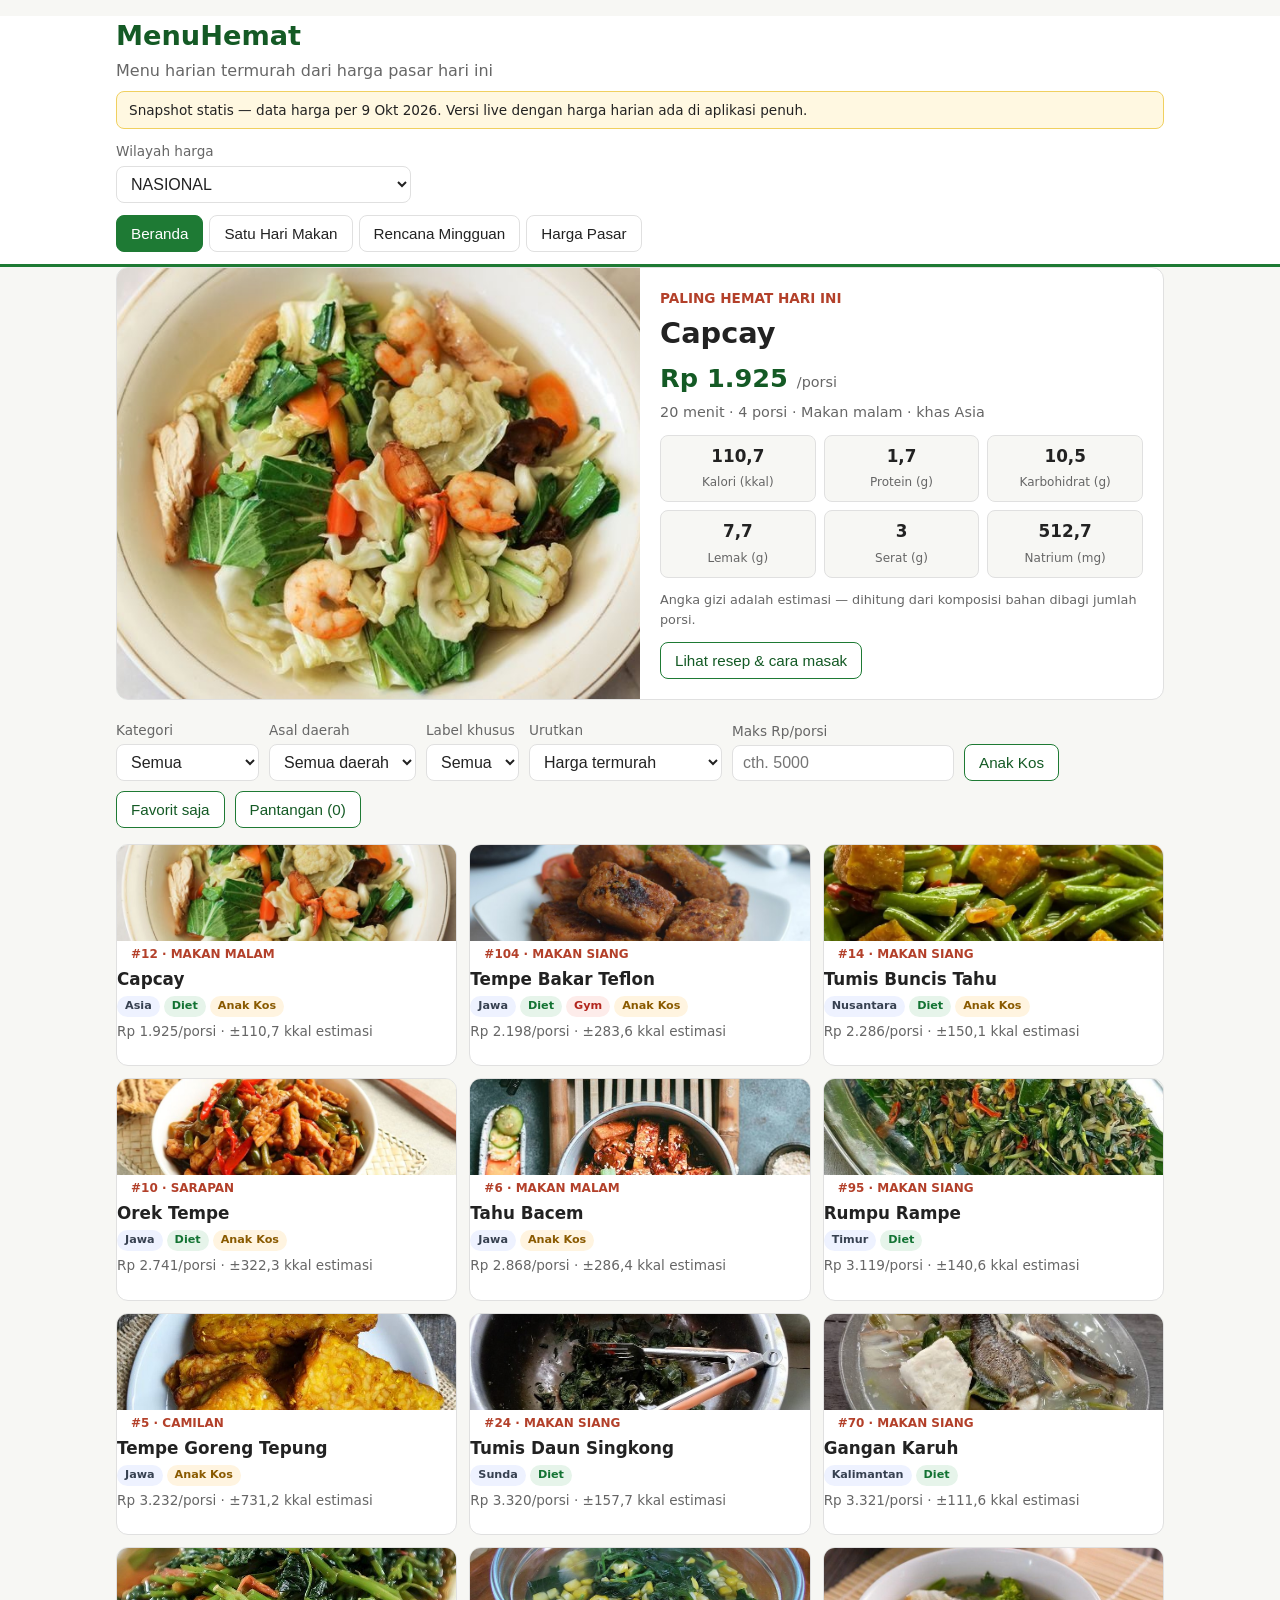
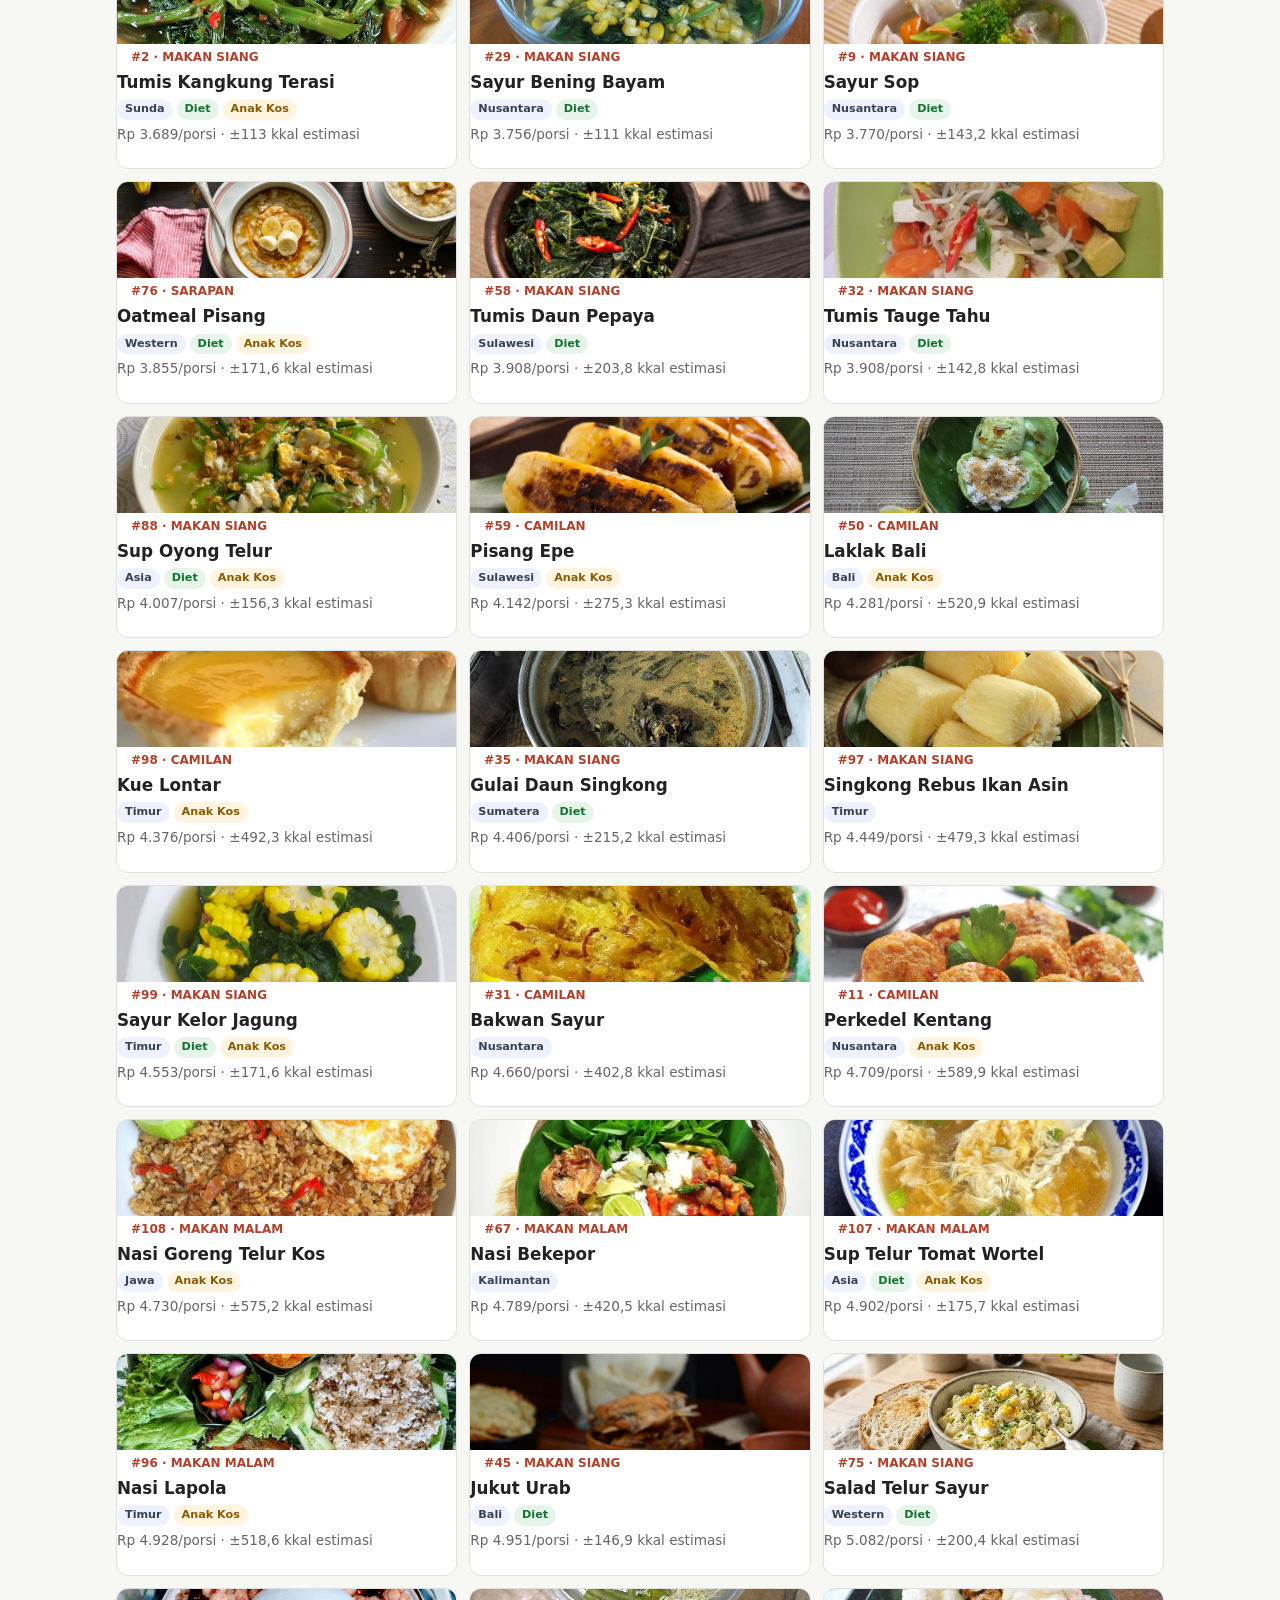
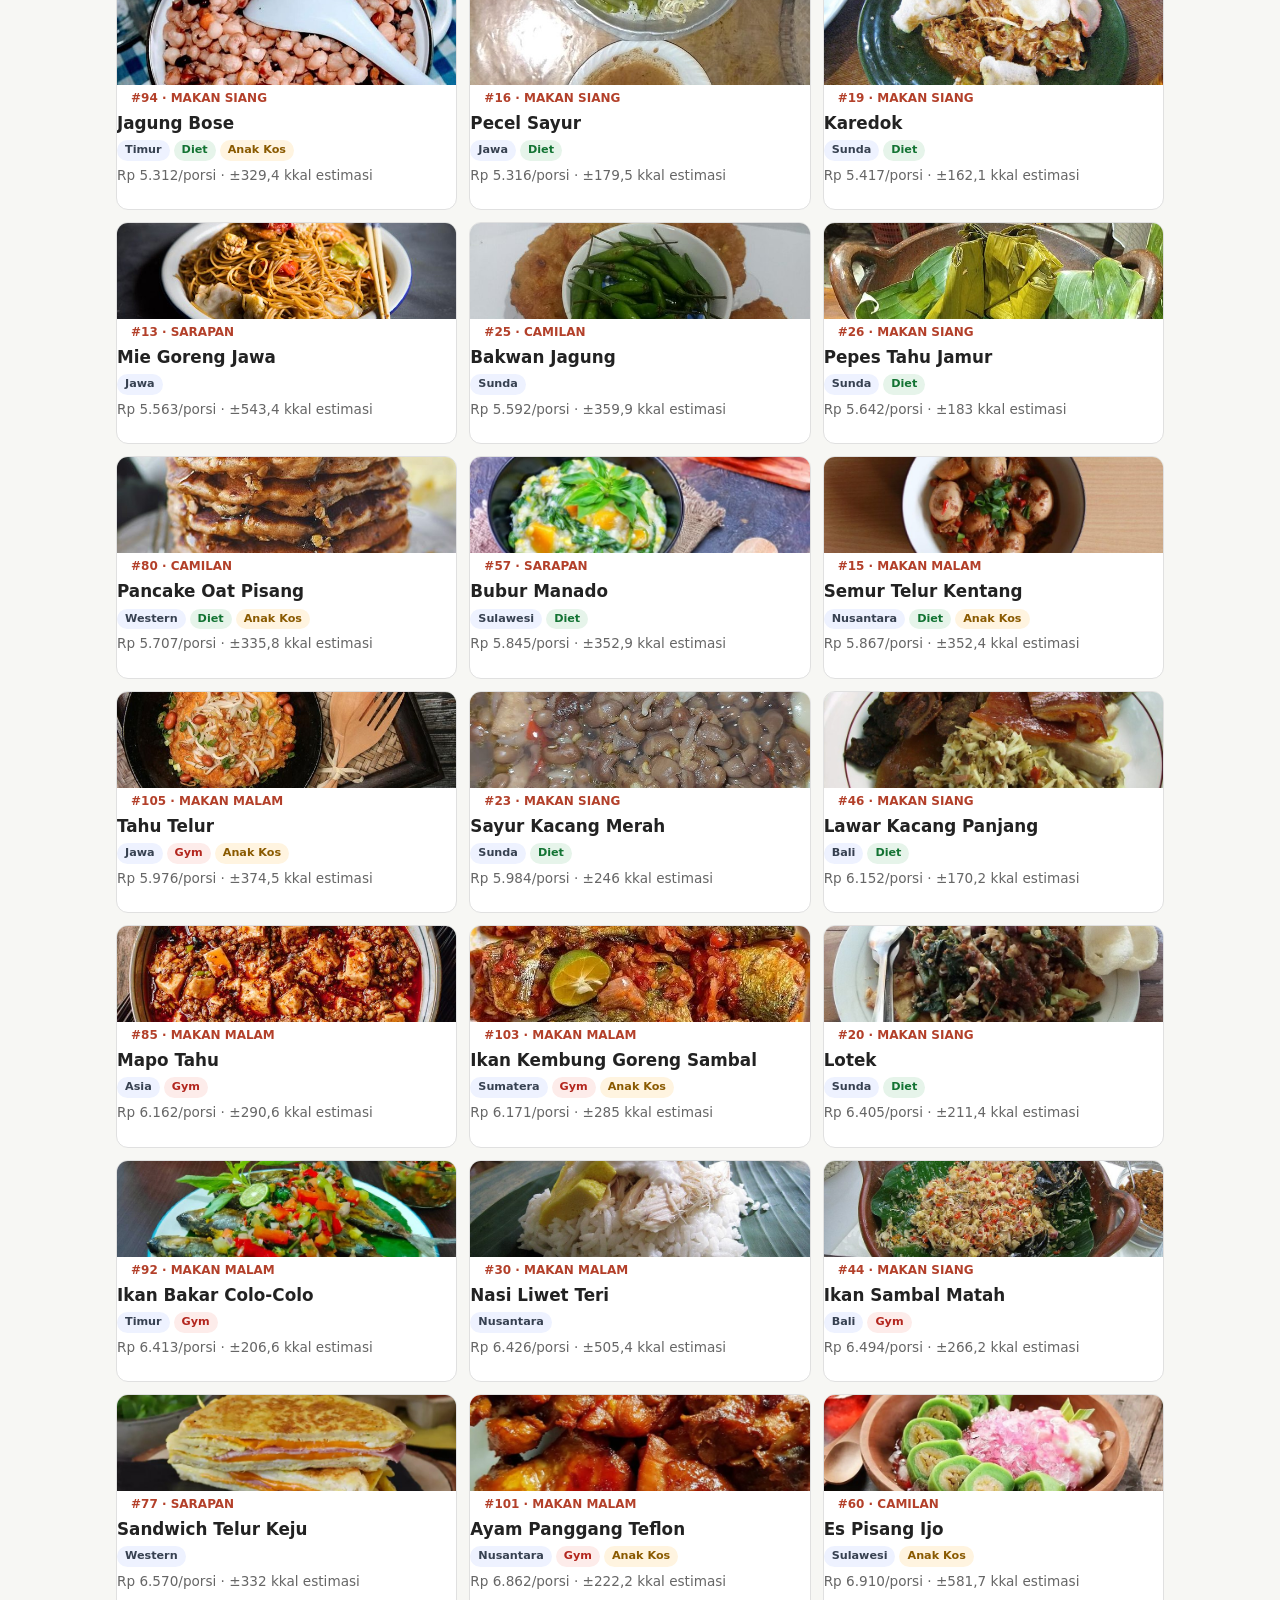
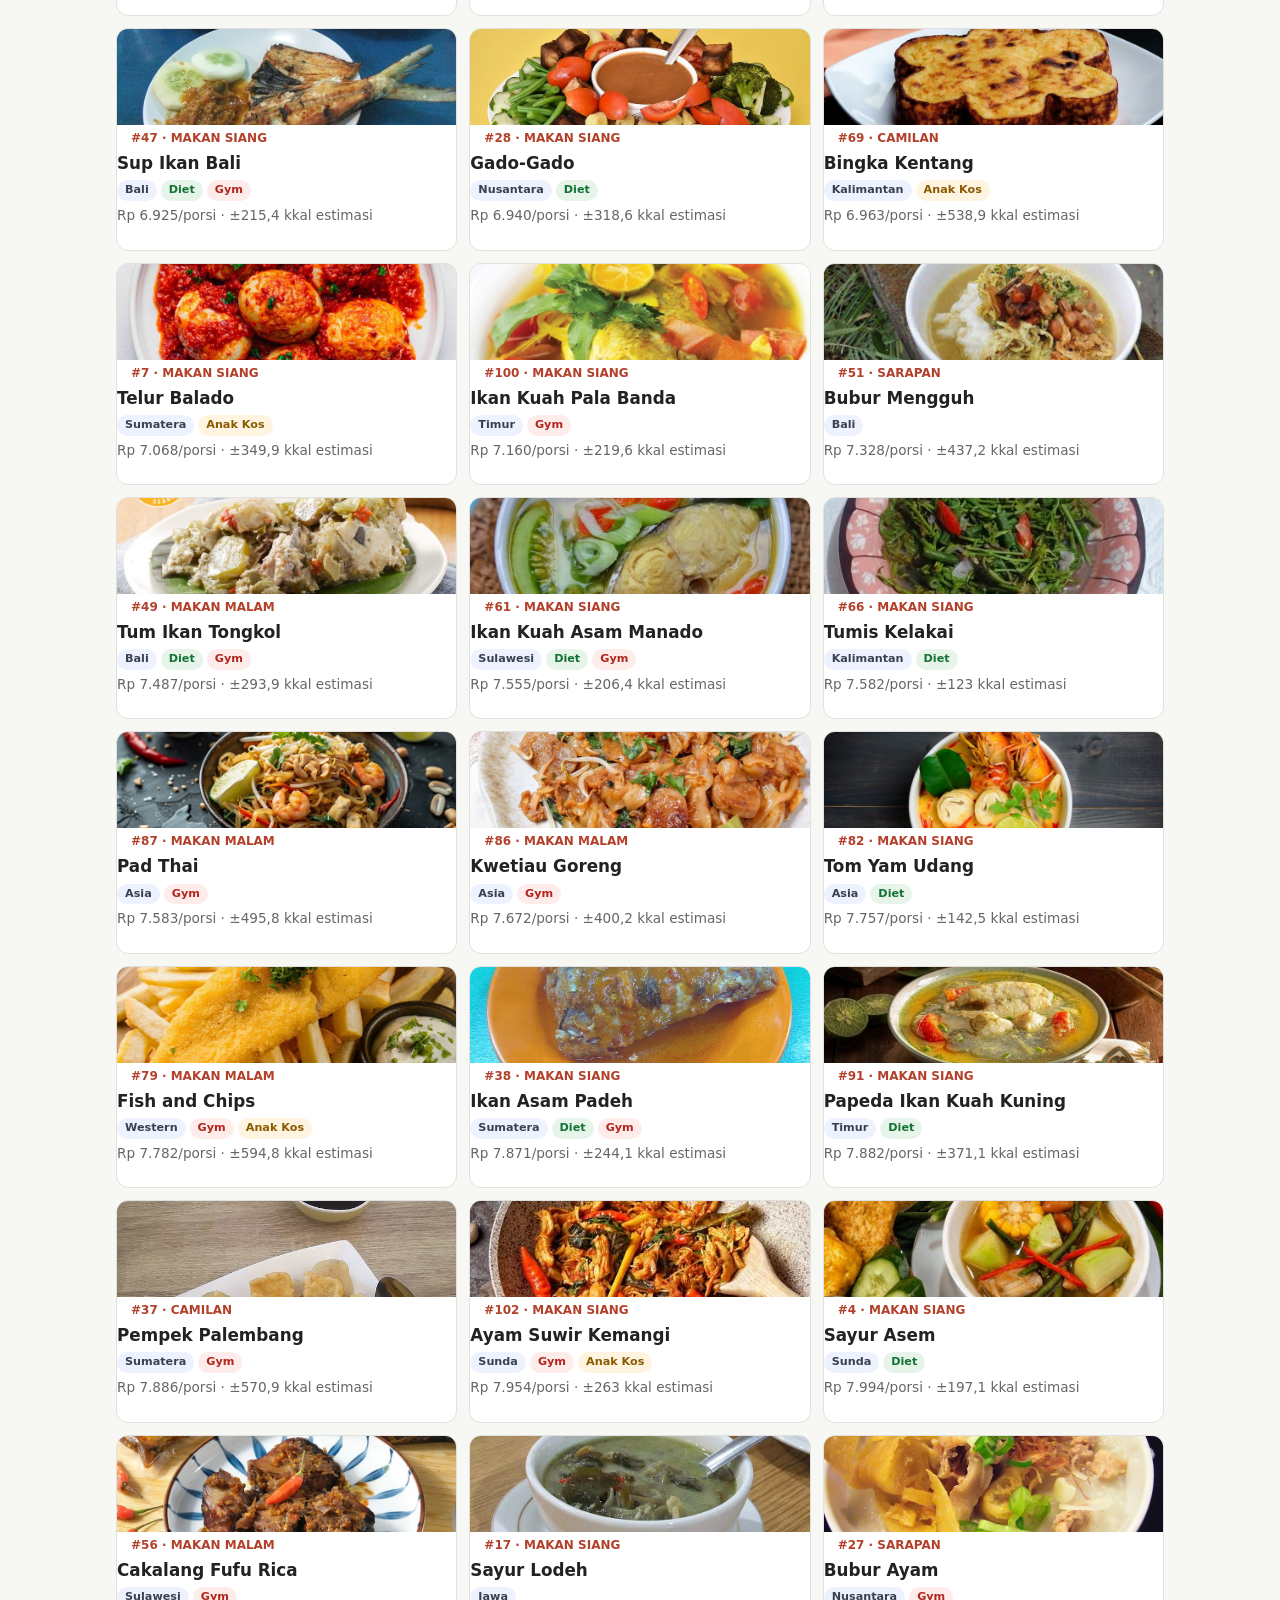
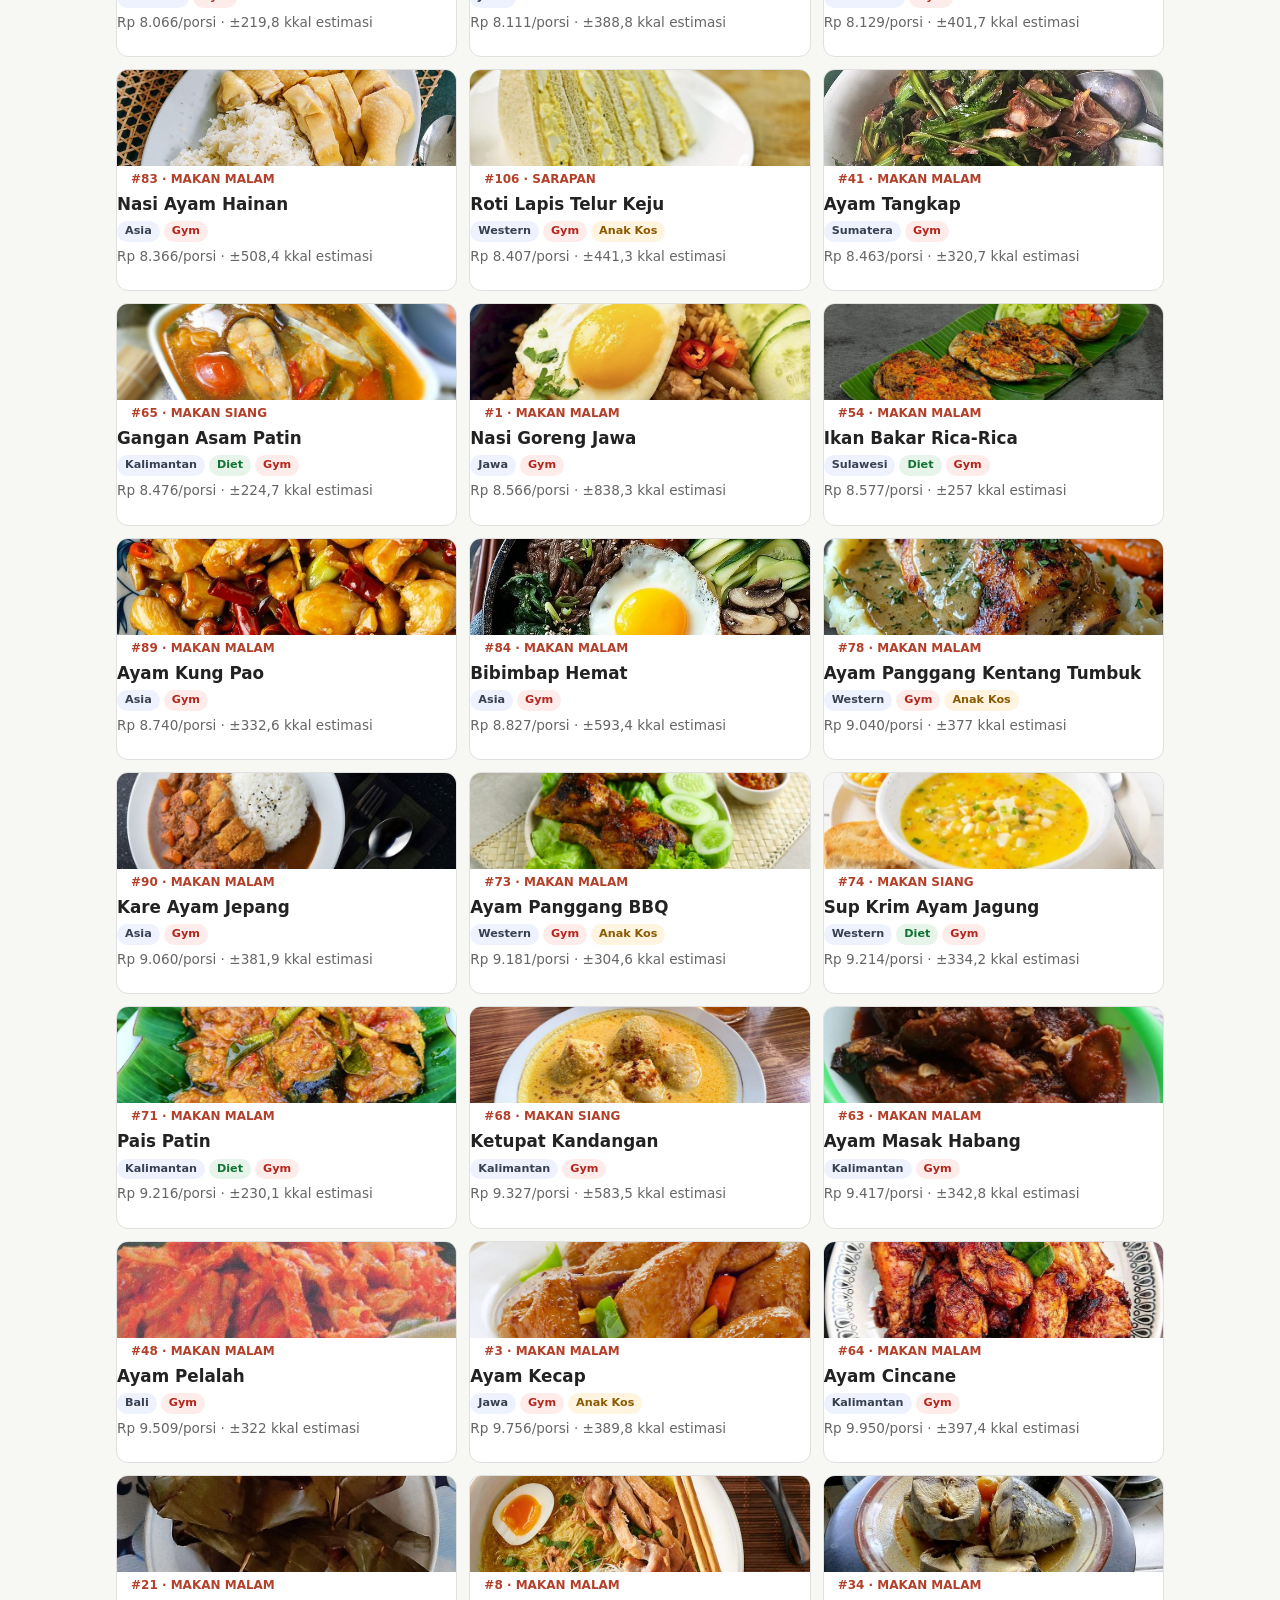
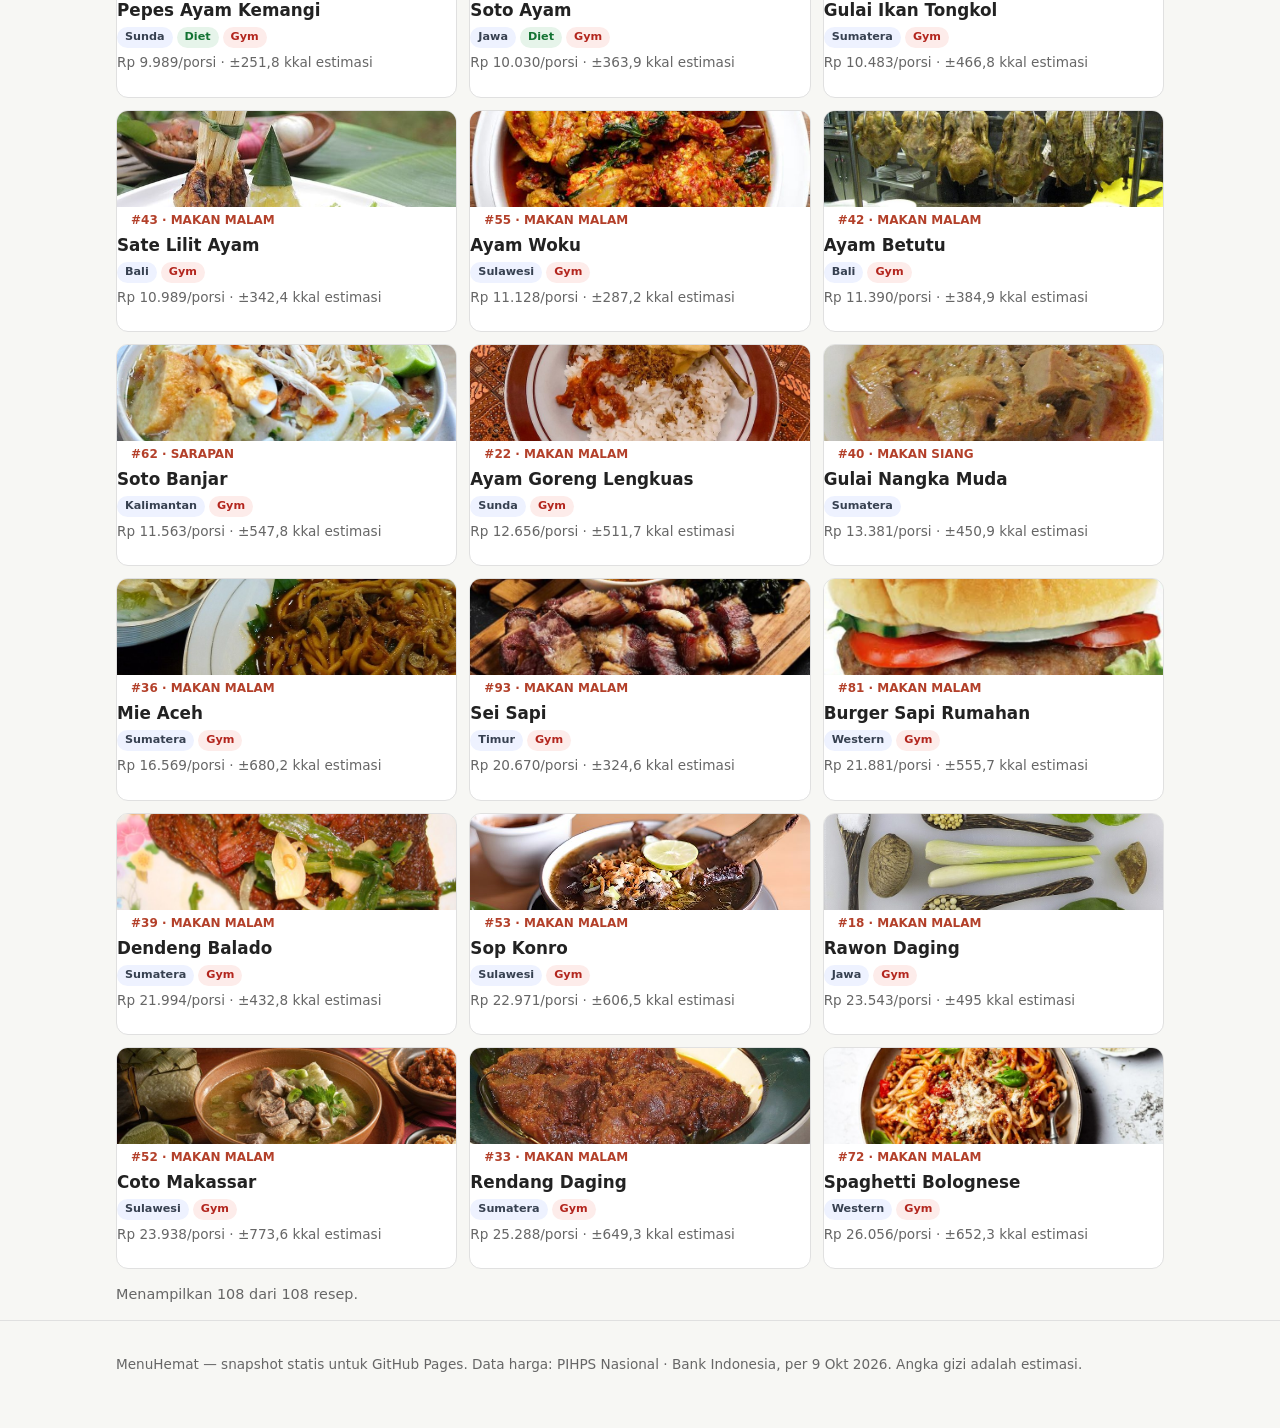
<file: docs/index.html>
<!DOCTYPE html>
<html lang="id">
<head>
<meta charset="utf-8">
<meta name="viewport" content="width=device-width, initial-scale=1">
<title>MenuHemat — Menu termurah dari harga pasar</title>
<meta name="description" content="Rekomendasi menu harian termurah berdasarkan harga bahan pokok pasar (PIHPS Bank Indonesia).">
<link rel="stylesheet" href="style.css">
</head>
<body>
<header>
  <div class="wrap">
    <h1>MenuHemat</h1>
    <p class="tagline">Menu harian termurah dari harga pasar hari ini</p>
    <p class="banner">Snapshot statis &mdash; data harga per 9 Okt 2026. Versi live dengan harga harian ada di aplikasi penuh.</p>
    <div class="topbar">
      <label class="wilayah">Wilayah harga
        <select id="wilayah"></select>
      </label>
    </div>
    <nav class="tabs" aria-label="Navigasi">
      <button data-tab="beranda" class="active" type="button">Beranda</button>
      <button data-tab="sehari" type="button">Satu Hari Makan</button>
      <button data-tab="rencana" type="button">Rencana Mingguan</button>
      <button data-tab="harga" type="button">Harga Pasar</button>
    </nav>
  </div>
</header>

<main class="wrap">
  <!-- ============ BERANDA ============ -->
  <section id="tab-beranda" class="tab">
    <div id="hero"></div>

    <div class="filters">
      <label>Kategori
        <select id="f-kategori">
          <option value="semua">Semua</option>
          <option value="sarapan">Sarapan</option>
          <option value="makan_siang">Makan siang</option>
          <option value="makan_malam">Makan malam</option>
          <option value="camilan">Camilan</option>
        </select>
      </label>
      <label>Asal daerah
        <select id="f-asal">
          <option value="semua">Semua daerah</option>
          <option value="Jawa">Jawa</option>
          <option value="Sunda">Sunda</option>
          <option value="Sumatera">Sumatera</option>
          <option value="Bali">Bali</option>
          <option value="Sulawesi">Sulawesi</option>
          <option value="Kalimantan">Kalimantan</option>
          <option value="Western">Western</option>
          <option value="Asia">Asia</option>
          <option value="Timur">Timur</option>
          <option value="Nusantara">Nusantara</option>
        </select>
      </label>
      <label>Label khusus
        <select id="f-tag">
          <option value="semua">Semua</option>
          <option value="diet">Diet</option>
          <option value="gym">Gym</option>
        </select>
      </label>
      <label>Urutkan
        <select id="f-urut">
          <option value="harga">Harga termurah</option>
          <option value="kalori-rendah">Kalori terendah</option>
          <option value="kalori-tinggi">Kalori tertinggi</option>
          <option value="protein">Protein tertinggi</option>
          <option value="karbo-rendah">Karbohidrat terendah</option>
          <option value="karbo-tinggi">Karbohidrat tertinggi</option>
          <option value="lemak-rendah">Lemak terendah</option>
          <option value="serat">Serat tertinggi</option>
          <option value="natrium">Natrium terendah</option>
        </select>
      </label>
      <label>Maks Rp/porsi
        <input id="f-max" type="number" min="0" placeholder="cth. 5000">
      </label>
      <button id="f-kos" type="button" aria-pressed="false">Anak Kos</button>
      <button id="f-fav" type="button" aria-pressed="false">Favorit saja</button>
      <button id="f-pant" type="button" aria-pressed="false">Pantangan (<span id="pant-count">0</span>)</button>
    </div>
    <div id="pant-panel" class="pant-panel" hidden>
      <p class="hint">Centang bahan yang ingin dihindari &mdash; resep yang mengandungnya akan disembunyikan.</p>
      <div id="pant-list" class="pant-list"></div>
    </div>

    <div id="grid" class="grid"></div>
    <p id="grid-info" class="hint"></p>
    <p id="grid-empty" class="empty" hidden>Tidak ada resep yang cocok dengan filter.</p>
  </section>

  <!-- ============ SATU HARI MAKAN ============ -->
  <section id="tab-sehari" class="tab" hidden>
    <h2>Cek satu hari makan</h2>
    <p class="hint">Klik kartu hidangan di bawah untuk memilih. Klik lagi untuk batal memilih. Pilihan otomatis masuk hitungan.</p>
    <div class="sehari-bar">
      <label>Budget sehari (Rp)
        <input id="budget" type="number" min="0" value="50000">
      </label>
      <button id="auto-sehari" type="button">Isi menu termurah</button>
      <button id="clear-sehari" type="button">Kosongkan</button>
    </div>
    <div id="sehari-summary" class="summary" hidden></div>
    <div id="sehari-grid" class="grid"></div>
  </section>

  <!-- ============ RENCANA MINGGUAN ============ -->
  <section id="tab-rencana" class="tab" hidden>
    <h2>Rencana mingguan</h2>
    <p class="hint">Pilih satu hidangan untuk tiap hari, lalu lihat daftar belanja agregat di bawah.</p>
    <div class="rencana-bar">
      <label><input type="checkbox" id="rencana-kos"> Mode anak kos <span class="hint">&mdash; hanya resep Anak Kos (bahan inti &le; 5, mudah dicari)</span></label>
    </div>
    <p id="rencana-kos-note" class="hint" hidden></p>
    <div id="rencana-rows"></div>
    <button id="auto-rencana" type="button">Isi otomatis (7 termurah)</button>
    <h3>Daftar belanja</h3>
    <div id="belanja"></div>
  </section>

  <!-- ============ HARGA ============ -->
  <section id="tab-harga" class="tab" hidden>
    <h2>Harga bahan pokok</h2>
    <p class="sumber" id="harga-sumber"></p>
    <table class="harga-table">
      <thead><tr><th>Komoditas</th><th>Harga</th></tr></thead>
      <tbody id="harga-body"></tbody>
    </table>
    <p class="hint">Harga adalah rata-rata pasar tradisional per provinsi; harga di pasar/warung tertentu bisa berbeda &plusmn;2&ndash;5%.</p>
  </section>
</main>

<div id="modal" class="modal" hidden role="dialog" aria-modal="true">
  <div class="modal-box">
    <button class="modal-close" type="button">Tutup</button>
    <div id="modal-body"></div>
  </div>
</div>

<footer>
  <div class="wrap">
    <p>MenuHemat &mdash; snapshot statis untuk GitHub Pages. Data harga: PIHPS Nasional &middot; Bank Indonesia, per 9 Okt 2026. Angka gizi adalah estimasi.</p>
  </div>
</footer>

<script src="data.js"></script>
<script src="app.js"></script>
</body>
</html>
</file>
<file: docs/style.css>
/* MenuHemat — situs statis. Mobile-first. Foto hidangan lokal di images/. */
:root {
  --hijau: #1e7a34;
  --hijau-tua: #145a25;
  --hijau-muda: #e8f5e9;
  --aksen: #b3402a;
  --teks: #222;
  --abu: #666;
  --garis: #e0e0e0;
  --kartu: #ffffff;
  --latar: #f7f7f4;
}
* { box-sizing: border-box; }
body {
  margin: 0; font-family: system-ui, -apple-system, "Segoe UI", Roboto, sans-serif;
  color: var(--teks); background: var(--latar); line-height: 1.5;
}
.wrap { max-width: 1080px; margin: 0 auto; padding: 0 16px; }

header { background: #fff; border-bottom: 3px solid var(--hijau); }
header h1 { margin: 16px 0 0; font-size: 1.7rem; color: var(--hijau-tua); }
.tagline { margin: 2px 0 8px; color: var(--abu); }
.banner {
  background: #fff8e1; border: 1px solid #f0d060; border-radius: 8px;
  padding: 8px 12px; font-size: .85rem; margin: 0 0 12px;
}
.topbar { display: flex; gap: 12px; flex-wrap: wrap; margin-bottom: 12px; }
label { font-size: .85rem; color: var(--abu); display: flex; flex-direction: column; gap: 4px; }
select, input[type="number"] {
  font-size: 1rem; padding: 8px 10px; border: 1px solid var(--garis);
  border-radius: 8px; background: #fff; color: var(--teks); max-width: 100%;
}
button {
  font-size: .95rem; padding: 9px 14px; border-radius: 8px; cursor: pointer;
  border: 1px solid var(--hijau); background: #fff; color: var(--hijau-tua);
}
button:hover { background: var(--hijau-muda); }
button[aria-pressed="true"] { background: var(--hijau); color: #fff; }

.tabs { display: flex; gap: 6px; overflow-x: auto; padding-bottom: 12px; }
.tabs button { white-space: nowrap; border-color: var(--garis); color: var(--teks); }
.tabs button.active { background: var(--hijau); border-color: var(--hijau); color: #fff; }

main { padding: 20px 0 40px; }
h2 { font-size: 1.35rem; margin: 4px 0 8px; }
h3 { font-size: 1.1rem; margin: 20px 0 8px; }
.hint { color: var(--abu); font-size: .9rem; }
.empty { color: var(--abu); text-align: center; padding: 32px 0; }

/* Hero */
.hero {
  display: grid; gap: 0; background: var(--kartu); border-radius: 12px;
  overflow: hidden; border: 1px solid var(--garis); margin-bottom: 20px;
}
@media (min-width: 720px) { .hero { grid-template-columns: 1fr 1fr; } }
.hero-thumb {
  min-height: 180px; display: flex; align-items: center; justify-content: center;
  background: linear-gradient(135deg, var(--hijau-muda), #cfe8d2);
  font-size: 4rem; font-weight: 700; color: var(--hijau-tua);
  position: relative; overflow: hidden; padding: 0;
}
.hero-thumb img {
  position: absolute; inset: 0; width: 100%; height: 100%; object-fit: cover;
}
.hero-body { padding: 20px; }
.hero-label { color: var(--aksen); font-weight: 700; font-size: .85rem; text-transform: uppercase; }
.hero-body h2 { font-size: 1.8rem; margin: 4px 0; }
.hero-harga { font-size: 1.6rem; font-weight: 800; color: var(--hijau-tua); margin: 4px 0; }
.hero-harga small { font-size: .9rem; font-weight: 400; color: var(--abu); }
.hero-meta { color: var(--abu); font-size: .9rem; margin-bottom: 12px; }
.gizi-grid {
  display: grid; grid-template-columns: repeat(3, 1fr); gap: 8px; margin: 12px 0;
}
.gizi-item {
  background: var(--latar); border: 1px solid var(--garis); border-radius: 8px;
  padding: 8px; text-align: center;
}
.gizi-item b { display: block; font-size: 1.05rem; }
.gizi-item span { font-size: .75rem; color: var(--abu); }
.gizi-note { font-size: .8rem; color: var(--abu); }

/* Grid kartu */
.grid { display: grid; gap: 12px; grid-template-columns: 1fr; }
@media (min-width: 560px) { .grid { grid-template-columns: 1fr 1fr; } }
@media (min-width: 960px) { .grid { grid-template-columns: 1fr 1fr 1fr; } }
.card {
  background: var(--kartu); border: 1px solid var(--garis); border-radius: 12px;
  overflow: hidden; cursor: pointer; position: relative; text-align: left;
  padding: 0; color: var(--teks); font: inherit; display: block; width: 100%;
}
.card:hover { border-color: var(--hijau); }
.card .thumb {
  height: 96px; display: flex; align-items: center; justify-content: center;
  background: linear-gradient(135deg, #eef3ea, #dde8d8);
  font-size: 2.2rem; font-weight: 700; color: var(--hijau-tua);
  position: relative; overflow: hidden;
}
.card .thumb img {
  position: absolute; inset: 0; width: 100%; height: 100%; object-fit: cover;
}
/* Foto pada modal detail resep */
.detail-foto { margin: 0 0 12px; }
.detail-foto img {
  width: 100%; max-height: 260px; object-fit: cover; border-radius: 10px; display: block;
}
.card-body { padding: 12px 14px 14px; }
.card .kat { font-size: .75rem; color: var(--aksen); font-weight: 700; text-transform: uppercase; }
.badges { display: flex; gap: 4px; flex-wrap: wrap; margin: 2px 0 4px; }
.badge-asal, .badge-khusus {
  display: inline-block; font-size: .7rem; font-weight: 700;
  padding: 2px 8px; border-radius: 20px;
}
.badge-asal { background: #eef2ff; color: #374151; }
.badge-khusus.diet { background: #e6f4ea; color: #137333; }
.badge-khusus.gym { background: #fdecea; color: #b3261e; }
.badge-khusus.kos { background: #fff4e0; color: #8a5a00; }
.card h3 { margin: 2px 0 4px; font-size: 1.05rem; }
.card .meta { margin: 0; color: var(--abu); font-size: .85rem; }
.card .fav {
  position: absolute; top: 8px; right: 8px; width: 36px; height: 36px;
  border-radius: 50%; border: 1px solid var(--garis); background: #fff;
  font-size: 1.1rem; color: var(--abu); padding: 0; line-height: 1;
}
.card .fav.on { color: #e6a800; border-color: #e6a800; }
.card.selected { border: 2px solid var(--hijau); background: var(--hijau-muda); }
.card .check {
  position: absolute; top: 8px; left: 8px; background: var(--hijau); color: #fff;
  border-radius: 50%; width: 28px; height: 28px; display: none;
  align-items: center; justify-content: center; font-weight: 700;
}
.card.selected .check { display: flex; }

/* Filter */
.filters { display: flex; gap: 10px; flex-wrap: wrap; align-items: end; margin: 16px 0; }
.pant-panel {
  border: 1px solid var(--garis); border-radius: 12px; background: #fff;
  padding: 12px 14px; margin-bottom: 16px;
}
.pant-list { display: grid; grid-template-columns: 1fr 1fr; gap: 4px 12px; }
@media (min-width: 720px) { .pant-list { grid-template-columns: 1fr 1fr 1fr; } }
.pant-list label { flex-direction: row; align-items: center; gap: 8px; color: var(--teks); font-size: .9rem; }

/* Satu hari makan */
.sehari-bar { display: flex; gap: 10px; flex-wrap: wrap; align-items: end; margin: 12px 0 16px; }
.rencana-bar { margin: 10px 0 4px; }
.rencana-bar label { display: inline-flex; gap: 6px; align-items: center; cursor: pointer; }
.summary {
  background: var(--hijau-tua); color: #fff; border-radius: 12px;
  padding: 14px 16px; margin-bottom: 16px;
}
.summary b { font-size: 1.2rem; }
.summary .sisa-ok { color: #b9f6ca; }
.summary .sisa-lebih { color: #ffccbc; }
.summary ul { margin: 8px 0 0; padding-left: 20px; }

/* Rencana */
.rencana-row {
  display: grid; grid-template-columns: 130px 1fr; gap: 10px; align-items: center;
  background: #fff; border: 1px solid var(--garis); border-radius: 10px;
  padding: 10px 12px; margin-bottom: 8px;
}
.rencana-row .hari { font-weight: 700; }
.rencana-row .biaya { font-size: .85rem; color: var(--abu); }
#belanja table, .harga-table, .biaya-table, .gizi-table { width: 100%; border-collapse: collapse; background: #fff; }
#belanja th, #belanja td, .harga-table th, .harga-table td,
.biaya-table th, .biaya-table td, .gizi-table th, .gizi-table td {
  border-bottom: 1px solid var(--garis); padding: 10px 8px; text-align: left; font-size: .92rem;
}
.harga-table td:last-child, .biaya-table td:last-child { text-align: right; white-space: nowrap; }
.sumber {
  background: var(--hijau-muda); border: 1px solid var(--hijau);
  border-radius: 8px; padding: 8px 12px; font-size: .9rem;
}

/* Modal */
.modal {
  position: fixed; inset: 0; background: rgba(0,0,0,.5); z-index: 50;
  display: flex; align-items: flex-start; justify-content: center;
  padding: 24px 12px; overflow-y: auto;
}
.modal[hidden] { display: none; }
.modal-box {
  background: #fff; border-radius: 14px; max-width: 640px; width: 100%;
  padding: 20px; position: relative;
}
.modal-close { position: absolute; top: 12px; right: 12px; }
.modal-box h2 { margin-top: 0; padding-right: 80px; }
.langkah { padding-left: 22px; }
.langkah li { margin-bottom: 8px; }

/* Footer */
footer { border-top: 1px solid var(--garis); padding: 20px 0 40px; color: var(--abu); font-size: .85rem; }
[hidden] { display: none !important; }
</file>
